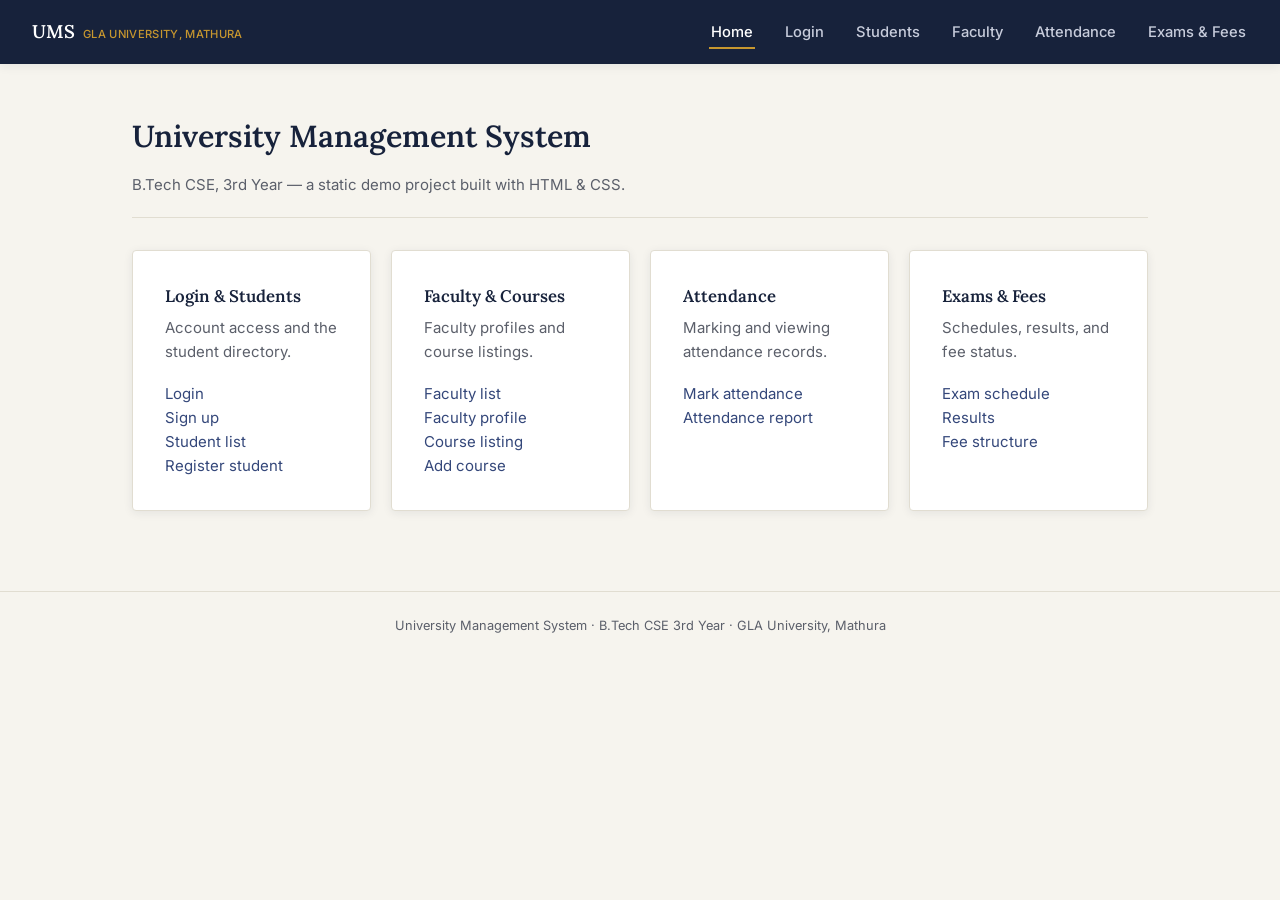
<file: index.html>
<!DOCTYPE html>
<html lang="en">
<head>
<meta charset="UTF-8">
<meta name="viewport" content="width=device-width, initial-scale=1.0">
<title>UMS | GLA University, Mathura</title>
<link rel="stylesheet" href="style.css">
</head>
<body>

<nav class="navbar">
  <div class="brand">UMS <span>GLA UNIVERSITY, MATHURA</span></div>
  <ul>
    <li><a href="index.html" class="active">Home</a></li>
    <li><a href="login.html">Login</a></li>
    <li><a href="student-list.html">Students</a></li>
    <li><a href="faculty-list.html">Faculty</a></li>
    <li><a href="#">Attendance</a></li>
    <li><a href="#">Exams &amp; Fees</a></li>
  </ul>
</nav>

<div class="page">
  <div class="page-header">
    <h1>University Management System</h1>
    <p>B.Tech CSE, 3rd Year &mdash; a static demo project built with HTML &amp; CSS.</p>
  </div>

  <div style="display:grid; grid-template-columns: repeat(auto-fit, minmax(220px, 1fr)); gap: 20px;">

    <div class="card">
      <h3>Login &amp; Students</h3>
      <p style="margin-bottom: 18px;">Account access and the student directory.</p>
      <p style="margin: 0;"><a href="login.html">Login</a></p>
      <p style="margin: 0;"><a href="signup.html">Sign up</a></p>
      <p style="margin: 0;"><a href="student-list.html">Student list</a></p>
      <p style="margin: 0;"><a href="student-register.html">Register student</a></p>
    </div>

    <div class="card">
      <h3>Faculty &amp; Courses</h3>
      <p style="margin-bottom: 18px;">Faculty profiles and course listings.</p>
      <p style="margin: 0;"><a href="faculty-list.html">Faculty list</a></p>
      <p style="margin: 0;"><a href="faculty-profile.html">Faculty profile</a></p>
      <p style="margin: 0;"><a href="course-list.html">Course listing</a></p>
      <p style="margin: 0;"><a href="course-add.html">Add course</a></p>
    </div>

    <div class="card">
      <h3>Attendance</h3>
      <p style="margin-bottom: 18px;">Marking and viewing attendance records.</p>
      <p style="margin: 0;"><a href="#">Mark attendance</a></p>
      <p style="margin: 0;"><a href="#">Attendance report</a></p>
    </div>

    <div class="card">
      <h3>Exams &amp; Fees</h3>
      <p style="margin-bottom: 18px;">Schedules, results, and fee status.</p>
      <p style="margin: 0;"><a href="#">Exam schedule</a></p>
      <p style="margin: 0;"><a href="#">Results</a></p>
      <p style="margin: 0;"><a href="#">Fee structure</a></p>
    </div>

  </div>
</div>

<footer>University Management System &middot; B.Tech CSE 3rd Year &middot; GLA University, Mathura</footer>

</body>
</html>
</file>
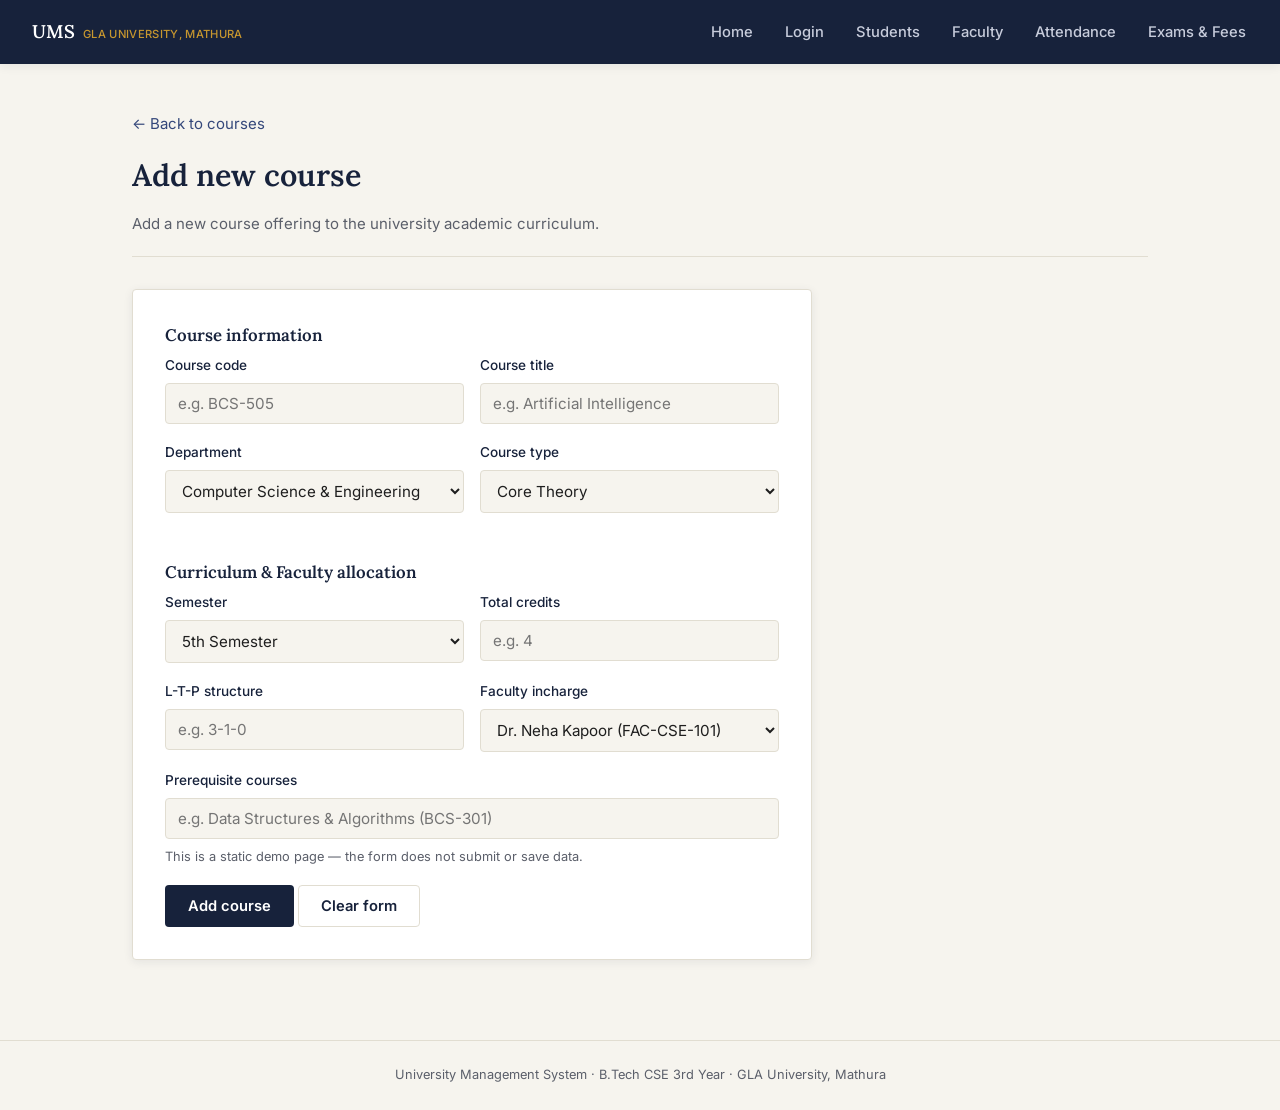
<file: add-course.html>
<!DOCTYPE html>
<html lang="en">
<head>
<meta charset="UTF-8">
<meta name="viewport" content="width=device-width, initial-scale=1.0">
<title>Add Course | UMS</title>
<link rel="stylesheet" href="style.css">
</head>
<body>

<nav class="navbar">
  <div class="brand">UMS <span>GLA UNIVERSITY, MATHURA</span></div>
  <ul>
    <li><a href="index.html">Home</a></li>
    <li><a href="login.html">Login</a></li>
    <li><a href="student-list.html">Students</a></li>
    <li><a href="faculty-list.html">Faculty</a></li>
    <li><a href="#">Attendance</a></li>
    <li><a href="#">Exams &amp; Fees</a></li>
  </ul>
</nav>

<div class="page">
  <p><a href="course-list.html">&larr; Back to courses</a></p>

  <div class="page-header">
    <h1>Add new course</h1>
    <p>Add a new course offering to the university academic curriculum.</p>
  </div>

  <div class="card" style="max-width: 680px;">
    <form>
      <h3>Course information</h3>
      <div class="field-row">
        <div class="field">
          <label for="code">Course code</label>
          <input type="text" id="code" placeholder="e.g. BCS-505">
        </div>
        <div class="field">
          <label for="title">Course title</label>
          <input type="text" id="title" placeholder="e.g. Artificial Intelligence">
        </div>
      </div>

      <div class="field-row">
        <div class="field">
          <label for="dept">Department</label>
          <select id="dept">
            <option>Computer Science &amp; Engineering</option>
            <option>Information Technology</option>
            <option>Electronics &amp; Communication</option>
            <option>Mechanical Engineering</option>
          </select>
        </div>
        <div class="field">
          <label for="type">Course type</label>
          <select id="type">
            <option>Core Theory</option>
            <option>Departmental Elective</option>
            <option>Open Elective</option>
            <option>Practical / Lab</option>
          </select>
        </div>
      </div>

      <h3 style="margin-top: 28px;">Curriculum &amp; Faculty allocation</h3>
      <div class="field-row">
        <div class="field">
          <label for="semester">Semester</label>
          <select id="semester">
            <option>1st Semester</option>
            <option>2nd Semester</option>
            <option>3rd Semester</option>
            <option>4th Semester</option>
            <option selected>5th Semester</option>
            <option>6th Semester</option>
            <option>7th Semester</option>
            <option>8th Semester</option>
          </select>
        </div>
        <div class="field">
          <label for="credits">Total credits</label>
          <input type="text" id="credits" placeholder="e.g. 4">
        </div>
      </div>

      <div class="field-row">
        <div class="field">
          <label for="ltp">L-T-P structure</label>
          <input type="text" id="ltp" placeholder="e.g. 3-1-0">
        </div>
        <div class="field">
          <label for="faculty">Faculty incharge</label>
          <select id="faculty">
            <option>Dr. Neha Kapoor (FAC-CSE-101)</option>
            <option>Prof. Rajesh Verma (FAC-CSE-102)</option>
            <option>Dr. Amit Singhal (FAC-CSE-103)</option>
            <option>Dr. Pooja Sharma (FAC-CSE-104)</option>
            <option>Prof. Vikram Dixit (FAC-CSE-105)</option>
            <option>Dr. Sunita Saxena (FAC-CSE-106)</option>
          </select>
        </div>
      </div>

      <div class="field">
        <label for="prereq">Prerequisite courses</label>
        <input type="text" id="prereq" placeholder="e.g. Data Structures & Algorithms (BCS-301)">
      </div>

      <div class="hint">This is a static demo page — the form does not submit or save data.</div>

      <button type="button" class="btn btn-primary" style="width: auto;">Add course</button>
      <button type="button" class="btn btn-outline" style="width: auto;">Clear form</button>
    </form>
  </div>
</div>

<footer>University Management System &middot; B.Tech CSE 3rd Year &middot; GLA University, Mathura</footer>

</body>
</html>
</file>
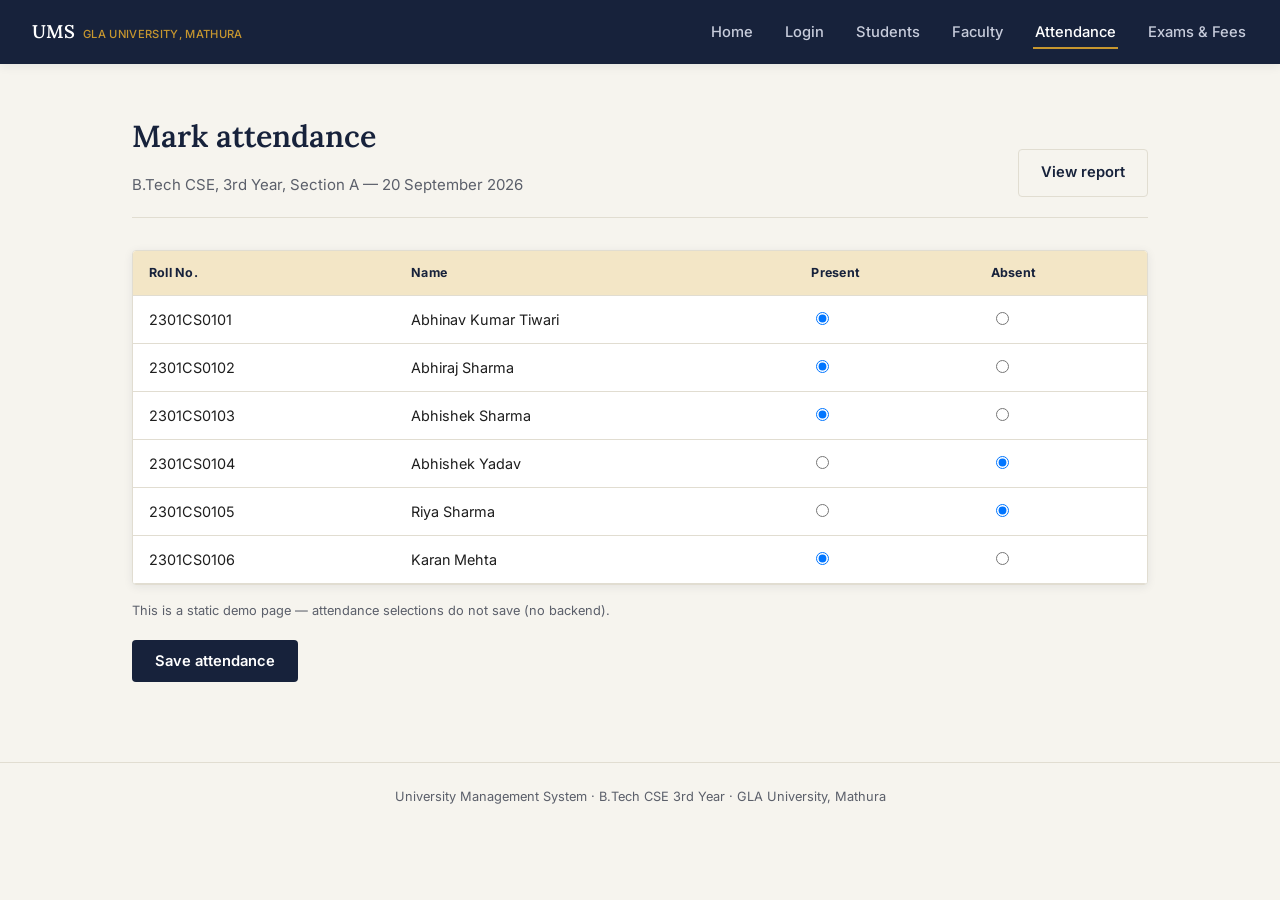
<file: attendance-mark.html>
<!DOCTYPE html>
<html lang="en">
<head>
<meta charset="UTF-8">
<meta name="viewport" content="width=device-width, initial-scale=1.0">
<title>Mark Attendance | UMS</title>
<link rel="stylesheet" href="style.css">
</head>
<body>

<nav class="navbar">
  <div class="brand">UMS <span>GLA UNIVERSITY, MATHURA</span></div>
  <ul>
    <li><a href="index.html">Home</a></li>
    <li><a href="login.html">Login</a></li>
    <li><a href="student-list.html">Students</a></li>
    <li><a href="#">Faculty</a></li>
    <li><a href="attendance-mark.html" class="active">Attendance</a></li>
    <li><a href="#">Exams &amp; Fees</a></li>
  </ul>
</nav>

<div class="page">
  <div class="page-header" style="display:flex; align-items:flex-end; justify-content:space-between; flex-wrap:wrap; gap:16px;">
    <div>
      <h1>Mark attendance</h1>
      <p>B.Tech CSE, 3rd Year, Section A &mdash; 20 September 2026</p>
    </div>
    <a href="attendance-report.html" class="btn btn-outline">View report</a>
  </div>

  <div class="card" style="padding: 0; overflow: hidden;">
    <table>
      <thead>
        <tr>
          <th>Roll No.</th>
          <th>Name</th>
          <th>Present</th>
          <th>Absent</th>
        </tr>
      </thead>
      <tbody>
        <tr>
          <td>2301CS0101</td>
          <td>Abhinav Kumar Tiwari</td>
          <td><input type="radio" name="a1" checked></td>
          <td><input type="radio" name="a1"></td>
        </tr>
        <tr>
          <td>2301CS0102</td>
          <td>Abhiraj Sharma</td>
          <td><input type="radio" name="a2" checked></td>
          <td><input type="radio" name="a2"></td>
        </tr>
        <tr>
          <td>2301CS0103</td>
          <td>Abhishek Sharma</td>
          <td><input type="radio" name="a3" checked></td>
          <td><input type="radio" name="a3"></td>
        </tr>
        <tr>
          <td>2301CS0104</td>
          <td>Abhishek Yadav</td>
          <td><input type="radio" name="a4"></td>
          <td><input type="radio" name="a4" checked></td>
        </tr>
        <tr>
          <td>2301CS0105</td>
          <td>Riya Sharma</td>
          <td><input type="radio" name="a5"></td>
          <td><input type="radio" name="a5" checked></td>
        </tr>
        <tr>
          <td>2301CS0106</td>
          <td>Karan Mehta</td>
          <td><input type="radio" name="a6" checked></td>
          <td><input type="radio" name="a6"></td>
        </tr>
      </tbody>
    </table>
  </div>

  <div class="hint" style="margin-top: 16px;">This is a static demo page &mdash; attendance selections do not save (no backend).</div>

  <button type="button" class="btn btn-primary" style="width: auto;">Save attendance</button>
</div>

<footer>University Management System &middot; B.Tech CSE 3rd Year &middot; GLA University, Mathura</footer>

</body>
</html>
</file>
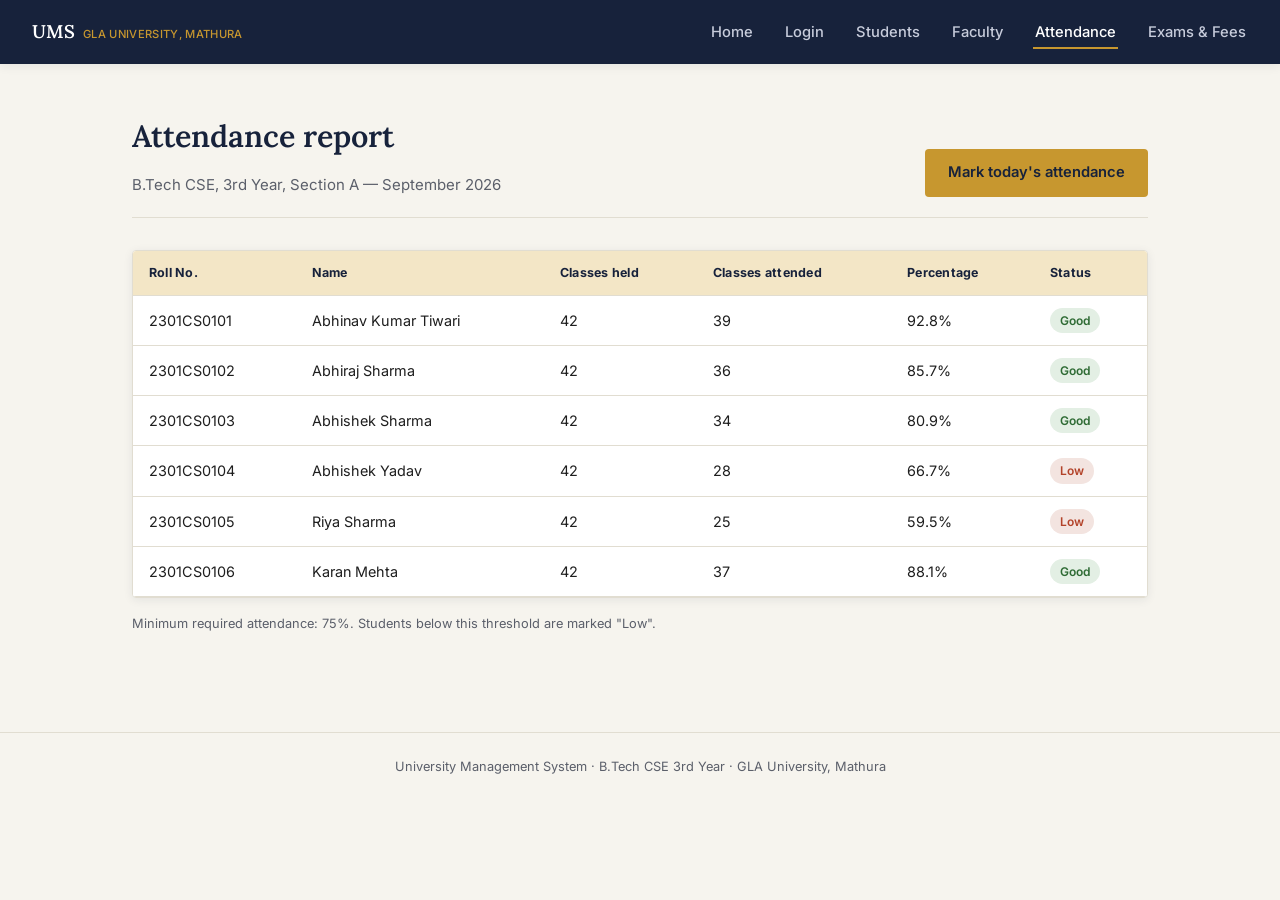
<file: attendance-report.html>
<!DOCTYPE html>
<html lang="en">
<head>
<meta charset="UTF-8">
<meta name="viewport" content="width=device-width, initial-scale=1.0">
<title>Attendance Report | UMS</title>
<link rel="stylesheet" href="style.css">
</head>
<body>

<nav class="navbar">
  <div class="brand">UMS <span>GLA UNIVERSITY, MATHURA</span></div>
  <ul>
    <li><a href="index.html">Home</a></li>
    <li><a href="login.html">Login</a></li>
    <li><a href="student-list.html">Students</a></li>
    <li><a href="#">Faculty</a></li>
    <li><a href="attendance-mark.html" class="active">Attendance</a></li>
    <li><a href="#">Exams &amp; Fees</a></li>
  </ul>
</nav>

<div class="page">
  <div class="page-header" style="display:flex; align-items:flex-end; justify-content:space-between; flex-wrap:wrap; gap:16px;">
    <div>
      <h1>Attendance report</h1>
      <p>B.Tech CSE, 3rd Year, Section A &mdash; September 2026</p>
    </div>
    <a href="attendance-mark.html" class="btn btn-gold">Mark today's attendance</a>
  </div>

  <div class="card" style="padding: 0; overflow: hidden;">
    <table>
      <thead>
        <tr>
          <th>Roll No.</th>
          <th>Name</th>
          <th>Classes held</th>
          <th>Classes attended</th>
          <th>Percentage</th>
          <th>Status</th>
        </tr>
      </thead>
      <tbody>
        <tr>
          <td>2301CS0101</td>
          <td>Abhinav Kumar Tiwari</td>
          <td>42</td>
          <td>39</td>
          <td>92.8%</td>
          <td><span class="badge badge-active">Good</span></td>
        </tr>
        <tr>
          <td>2301CS0102</td>
          <td>Abhiraj Sharma</td>
          <td>42</td>
          <td>36</td>
          <td>85.7%</td>
          <td><span class="badge badge-active">Good</span></td>
        </tr>
        <tr>
          <td>2301CS0103</td>
          <td>Abhishek Sharma</td>
          <td>42</td>
          <td>34</td>
          <td>80.9%</td>
          <td><span class="badge badge-active">Good</span></td>
        </tr>
        <tr>
          <td>2301CS0104</td>
          <td>Abhishek Yadav</td>
          <td>42</td>
          <td>28</td>
          <td>66.7%</td>
          <td><span class="badge badge-inactive">Low</span></td>
        </tr>
        <tr>
          <td>2301CS0105</td>
          <td>Riya Sharma</td>
          <td>42</td>
          <td>25</td>
          <td>59.5%</td>
          <td><span class="badge badge-inactive">Low</span></td>
        </tr>
        <tr>
          <td>2301CS0106</td>
          <td>Karan Mehta</td>
          <td>42</td>
          <td>37</td>
          <td>88.1%</td>
          <td><span class="badge badge-active">Good</span></td>
        </tr>
      </tbody>
    </table>
  </div>

  <div class="hint" style="margin-top: 16px;">Minimum required attendance: 75%. Students below this threshold are marked "Low".</div>
</div>

<footer>University Management System &middot; B.Tech CSE 3rd Year &middot; GLA University, Mathura</footer>

</body>
</html>
</file>
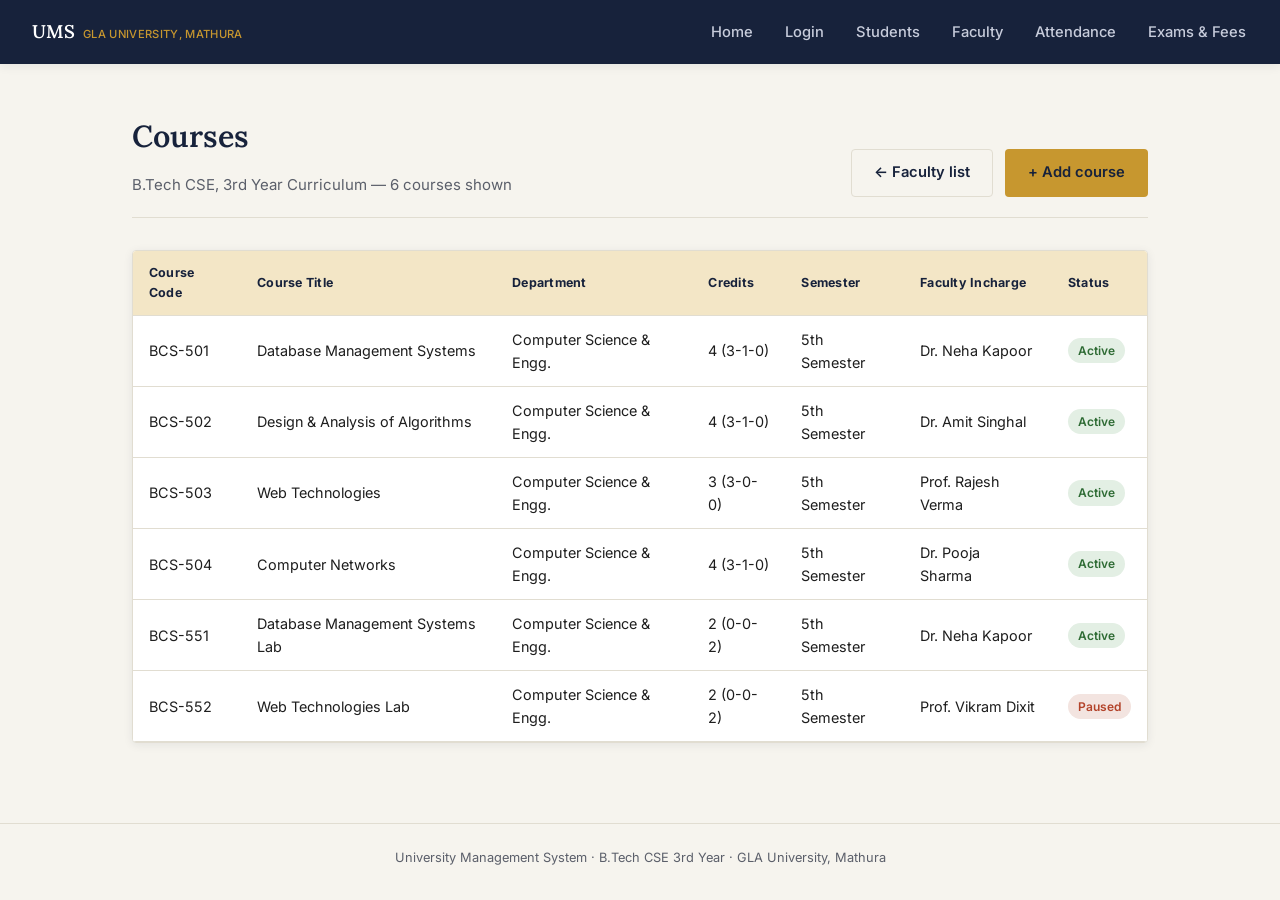
<file: course-list.html>
<!DOCTYPE html>
<html lang="en">
<head>
<meta charset="UTF-8">
<meta name="viewport" content="width=device-width, initial-scale=1.0">
<title>Course List | UMS</title>
<link rel="stylesheet" href="style.css">
</head>
<body>

<nav class="navbar">
  <div class="brand">UMS <span>GLA UNIVERSITY, MATHURA</span></div>
  <ul>
    <li><a href="index.html">Home</a></li>
    <li><a href="login.html">Login</a></li>
    <li><a href="student-list.html">Students</a></li>
    <li><a href="faculty-list.html">Faculty</a></li>
    <li><a href="#">Attendance</a></li>
    <li><a href="#">Exams &amp; Fees</a></li>
  </ul>
</nav>

<div class="page">
  <div class="page-header" style="display:flex; align-items:flex-end; justify-content:space-between; flex-wrap:wrap; gap:16px;">
    <div>
      <h1>Courses</h1>
      <p>B.Tech CSE, 3rd Year Curriculum &mdash; 6 courses shown</p>
    </div>
    <div style="display:flex; gap:12px; align-items:center;">
      <a href="faculty-list.html" class="btn btn-outline">&larr; Faculty list</a>
      <a href="course-add.html" class="btn btn-gold">+ Add course</a>
    </div>
  </div>

  <div class="card" style="padding: 0; overflow: hidden;">
    <table>
      <thead>
        <tr>
          <th>Course Code</th>
          <th>Course Title</th>
          <th>Department</th>
          <th>Credits</th>
          <th>Semester</th>
          <th>Faculty Incharge</th>
          <th>Status</th>
        </tr>
      </thead>
      <tbody>
        <tr>
          <td>BCS-501</td>
          <td>Database Management Systems</td>
          <td>Computer Science &amp; Engg.</td>
          <td>4 (3-1-0)</td>
          <td>5th Semester</td>
          <td>Dr. Neha Kapoor</td>
          <td><span class="badge badge-active">Active</span></td>
        </tr>
        <tr>
          <td>BCS-502</td>
          <td>Design &amp; Analysis of Algorithms</td>
          <td>Computer Science &amp; Engg.</td>
          <td>4 (3-1-0)</td>
          <td>5th Semester</td>
          <td>Dr. Amit Singhal</td>
          <td><span class="badge badge-active">Active</span></td>
        </tr>
        <tr>
          <td>BCS-503</td>
          <td>Web Technologies</td>
          <td>Computer Science &amp; Engg.</td>
          <td>3 (3-0-0)</td>
          <td>5th Semester</td>
          <td>Prof. Rajesh Verma</td>
          <td><span class="badge badge-active">Active</span></td>
        </tr>
        <tr>
          <td>BCS-504</td>
          <td>Computer Networks</td>
          <td>Computer Science &amp; Engg.</td>
          <td>4 (3-1-0)</td>
          <td>5th Semester</td>
          <td>Dr. Pooja Sharma</td>
          <td><span class="badge badge-active">Active</span></td>
        </tr>
        <tr>
          <td>BCS-551</td>
          <td>Database Management Systems Lab</td>
          <td>Computer Science &amp; Engg.</td>
          <td>2 (0-0-2)</td>
          <td>5th Semester</td>
          <td>Dr. Neha Kapoor</td>
          <td><span class="badge badge-active">Active</span></td>
        </tr>
        <tr>
          <td>BCS-552</td>
          <td>Web Technologies Lab</td>
          <td>Computer Science &amp; Engg.</td>
          <td>2 (0-0-2)</td>
          <td>5th Semester</td>
          <td>Prof. Vikram Dixit</td>
          <td><span class="badge badge-inactive">Paused</span></td>
        </tr>
      </tbody>
    </table>
  </div>
</div>

<footer>University Management System &middot; B.Tech CSE 3rd Year &middot; GLA University, Mathura</footer>

</body>
</html>
</file>
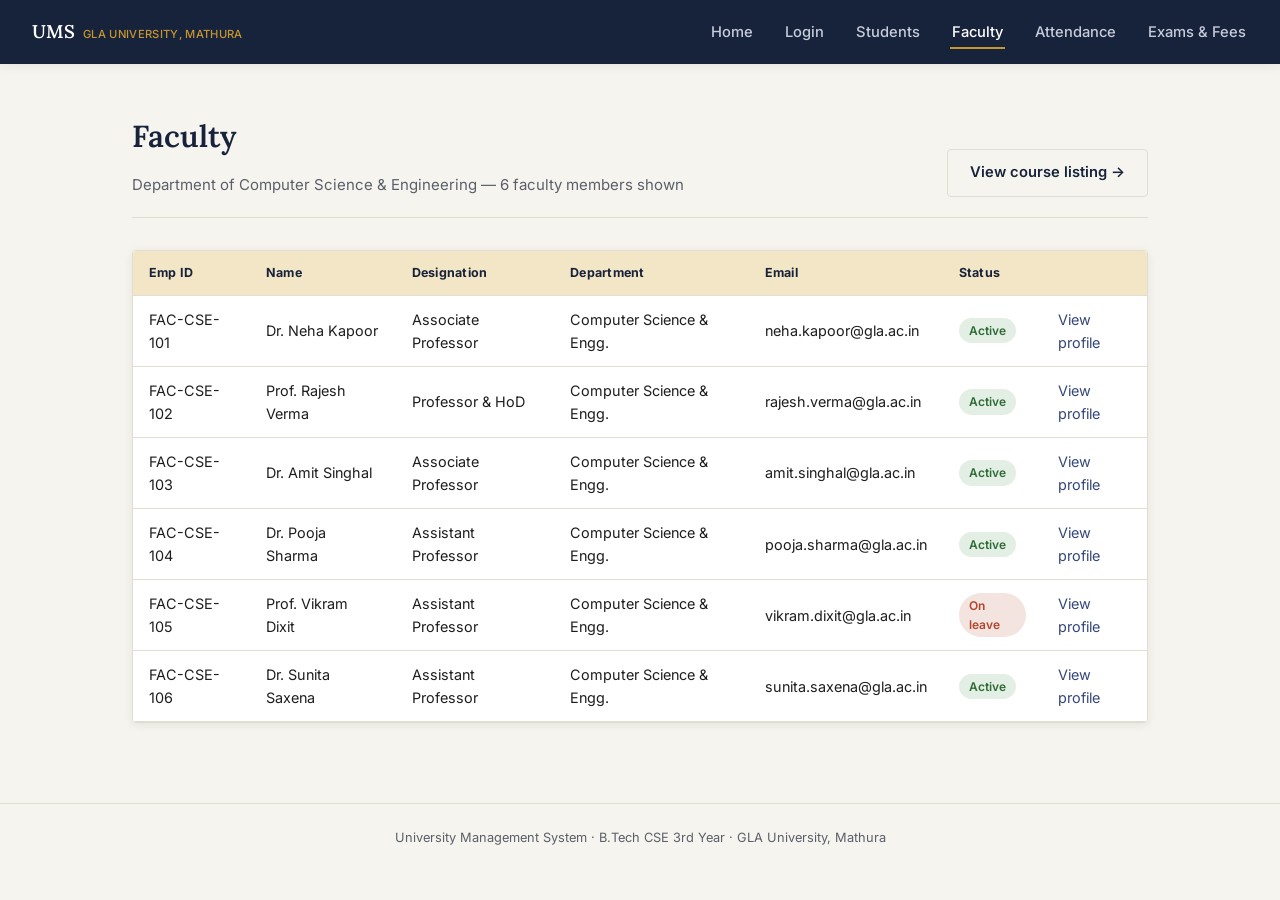
<file: faculty-list.html>
<!DOCTYPE html>
<html lang="en">
<head>
<meta charset="UTF-8">
<meta name="viewport" content="width=device-width, initial-scale=1.0">
<title>Faculty List | UMS</title>
<link rel="stylesheet" href="style.css">
</head>
<body>

<nav class="navbar">
  <div class="brand">UMS <span>GLA UNIVERSITY, MATHURA</span></div>
  <ul>
    <li><a href="index.html">Home</a></li>
    <li><a href="login.html">Login</a></li>
    <li><a href="student-list.html">Students</a></li>
    <li><a href="faculty-list.html" class="active">Faculty</a></li>
    <li><a href="#">Attendance</a></li>
    <li><a href="#">Exams &amp; Fees</a></li>
  </ul>
</nav>

<div class="page">
  <div class="page-header" style="display:flex; align-items:flex-end; justify-content:space-between; flex-wrap:wrap; gap:16px;">
    <div>
      <h1>Faculty</h1>
      <p>Department of Computer Science &amp; Engineering &mdash; 6 faculty members shown</p>
    </div>
    <a href="course-list.html" class="btn btn-outline">View course listing &rarr;</a>
  </div>

  <div class="card" style="padding: 0; overflow: hidden;">
    <table>
      <thead>
        <tr>
          <th>Emp ID</th>
          <th>Name</th>
          <th>Designation</th>
          <th>Department</th>
          <th>Email</th>
          <th>Status</th>
          <th></th>
        </tr>
      </thead>
      <tbody>
        <tr>
          <td>FAC-CSE-101</td>
          <td>Dr. Neha Kapoor</td>
          <td>Associate Professor</td>
          <td>Computer Science &amp; Engg.</td>
          <td>neha.kapoor@gla.ac.in</td>
          <td><span class="badge badge-active">Active</span></td>
          <td><a href="faculty-profile.html">View profile</a></td>
        </tr>
        <tr>
          <td>FAC-CSE-102</td>
          <td>Prof. Rajesh Verma</td>
          <td>Professor &amp; HoD</td>
          <td>Computer Science &amp; Engg.</td>
          <td>rajesh.verma@gla.ac.in</td>
          <td><span class="badge badge-active">Active</span></td>
          <td><a href="faculty-profile.html">View profile</a></td>
        </tr>
        <tr>
          <td>FAC-CSE-103</td>
          <td>Dr. Amit Singhal</td>
          <td>Associate Professor</td>
          <td>Computer Science &amp; Engg.</td>
          <td>amit.singhal@gla.ac.in</td>
          <td><span class="badge badge-active">Active</span></td>
          <td><a href="faculty-profile.html">View profile</a></td>
        </tr>
        <tr>
          <td>FAC-CSE-104</td>
          <td>Dr. Pooja Sharma</td>
          <td>Assistant Professor</td>
          <td>Computer Science &amp; Engg.</td>
          <td>pooja.sharma@gla.ac.in</td>
          <td><span class="badge badge-active">Active</span></td>
          <td><a href="faculty-profile.html">View profile</a></td>
        </tr>
        <tr>
          <td>FAC-CSE-105</td>
          <td>Prof. Vikram Dixit</td>
          <td>Assistant Professor</td>
          <td>Computer Science &amp; Engg.</td>
          <td>vikram.dixit@gla.ac.in</td>
          <td><span class="badge badge-inactive">On leave</span></td>
          <td><a href="faculty-profile.html">View profile</a></td>
        </tr>
        <tr>
          <td>FAC-CSE-106</td>
          <td>Dr. Sunita Saxena</td>
          <td>Assistant Professor</td>
          <td>Computer Science &amp; Engg.</td>
          <td>sunita.saxena@gla.ac.in</td>
          <td><span class="badge badge-active">Active</span></td>
          <td><a href="faculty-profile.html">View profile</a></td>
        </tr>
      </tbody>
    </table>
  </div>
</div>

<footer>University Management System &middot; B.Tech CSE 3rd Year &middot; GLA University, Mathura</footer>

</body>
</html>
</file>
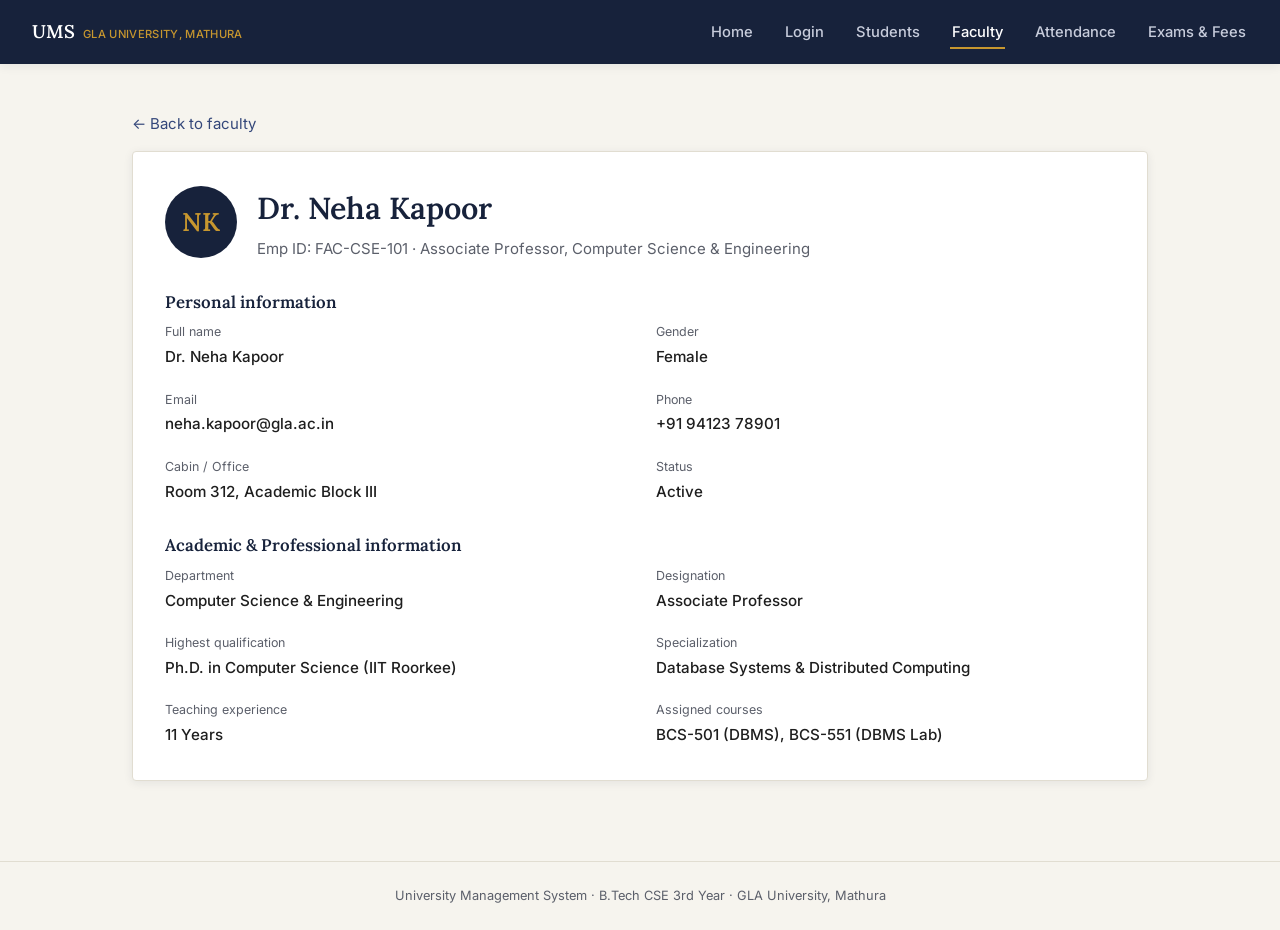
<file: faculty-profile.html>
<!DOCTYPE html>
<html lang="en">
<head>
<meta charset="UTF-8">
<meta name="viewport" content="width=device-width, initial-scale=1.0">
<title>Faculty Profile | UMS</title>
<link rel="stylesheet" href="style.css">
</head>
<body>

<nav class="navbar">
  <div class="brand">UMS <span>GLA UNIVERSITY, MATHURA</span></div>
  <ul>
    <li><a href="index.html">Home</a></li>
    <li><a href="login.html">Login</a></li>
    <li><a href="student-list.html">Students</a></li>
    <li><a href="faculty-list.html" class="active">Faculty</a></li>
    <li><a href="#">Attendance</a></li>
    <li><a href="#">Exams &amp; Fees</a></li>
  </ul>
</nav>

<div class="page">
  <p><a href="faculty-list.html">&larr; Back to faculty</a></p>

  <div class="card">
    <div class="profile-head">
      <div class="avatar">NK</div>
      <div>
        <h1 style="margin-bottom: 4px;">Dr. Neha Kapoor</h1>
        <p style="margin: 0;">Emp ID: FAC-CSE-101 &middot; Associate Professor, Computer Science &amp; Engineering</p>
      </div>
    </div>

    <h3>Personal information</h3>
    <div class="detail-grid" style="margin-bottom: 28px;">
      <div class="item"><span>Full name</span><strong>Dr. Neha Kapoor</strong></div>
      <div class="item"><span>Gender</span><strong>Female</strong></div>
      <div class="item"><span>Email</span><strong>neha.kapoor@gla.ac.in</strong></div>
      <div class="item"><span>Phone</span><strong>+91 94123 78901</strong></div>
      <div class="item"><span>Cabin / Office</span><strong>Room 312, Academic Block III</strong></div>
      <div class="item"><span>Status</span><strong>Active</strong></div>
    </div>

    <h3>Academic &amp; Professional information</h3>
    <div class="detail-grid">
      <div class="item"><span>Department</span><strong>Computer Science &amp; Engineering</strong></div>
      <div class="item"><span>Designation</span><strong>Associate Professor</strong></div>
      <div class="item"><span>Highest qualification</span><strong>Ph.D. in Computer Science (IIT Roorkee)</strong></div>
      <div class="item"><span>Specialization</span><strong>Database Systems &amp; Distributed Computing</strong></div>
      <div class="item"><span>Teaching experience</span><strong>11 Years</strong></div>
      <div class="item"><span>Assigned courses</span><strong>BCS-501 (DBMS), BCS-551 (DBMS Lab)</strong></div>
    </div>
  </div>
</div>

<footer>University Management System &middot; B.Tech CSE 3rd Year &middot; GLA University, Mathura</footer>

</body>
</html>
</file>
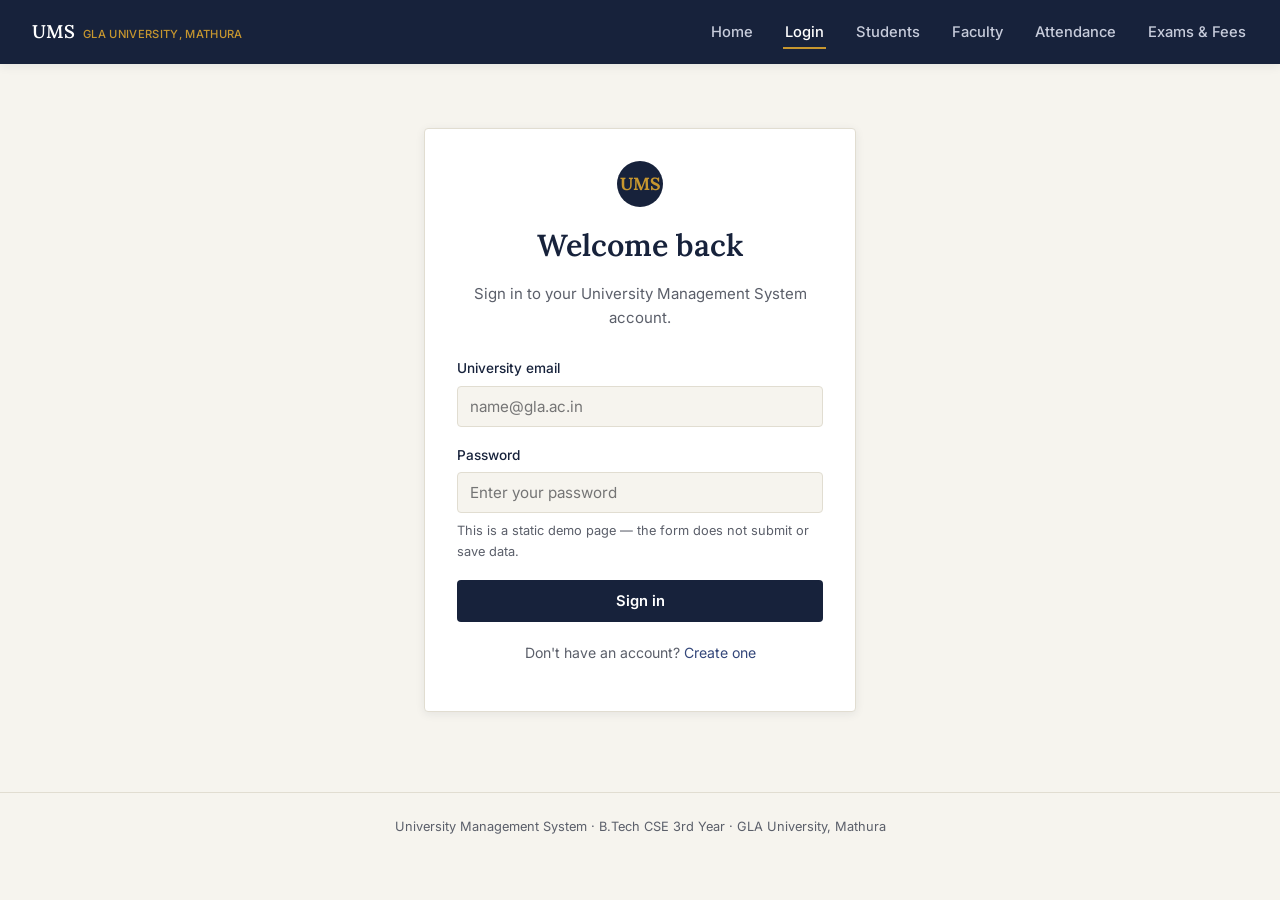
<file: login.html>
<!DOCTYPE html>
<html lang="en">
<head>
<meta charset="UTF-8">
<meta name="viewport" content="width=device-width, initial-scale=1.0">
<title>Login | UMS — GLA University</title>
<link rel="stylesheet" href="style.css">
</head>
<body>

<nav class="navbar">
  <div class="brand">UMS <span>GLA UNIVERSITY, MATHURA</span></div>
  <ul>
    <li><a href="index.html">Home</a></li>
    <li><a href="login.html" class="active">Login</a></li>
    <li><a href="student-list.html">Students</a></li>
    <li><a href="#">Faculty</a></li>
    <li><a href="#">Attendance</a></li>
    <li><a href="#">Exams &amp; Fees</a></li>
  </ul>
</nav>

<div class="page-narrow">
  <div class="card">
    <div class="auth-head">
      <div class="crest">UMS</div>
      <h1>Welcome back</h1>
      <p>Sign in to your University Management System account.</p>
    </div>

    <form>
      <div class="field">
        <label for="email">University email</label>
        <input type="email" id="email" placeholder="name@gla.ac.in">
      </div>

      <div class="field">
        <label for="password">Password</label>
        <input type="password" id="password" placeholder="Enter your password">
      </div>

      <div class="hint">This is a static demo page — the form does not submit or save data.</div>

      <button type="button" class="btn btn-primary">Sign in</button>
    </form>

    <p class="auth-switch">Don't have an account? <a href="signup.html">Create one</a></p>
  </div>
</div>

<footer>University Management System &middot; B.Tech CSE 3rd Year &middot; GLA University, Mathura</footer>

</body>
</html>
</file>
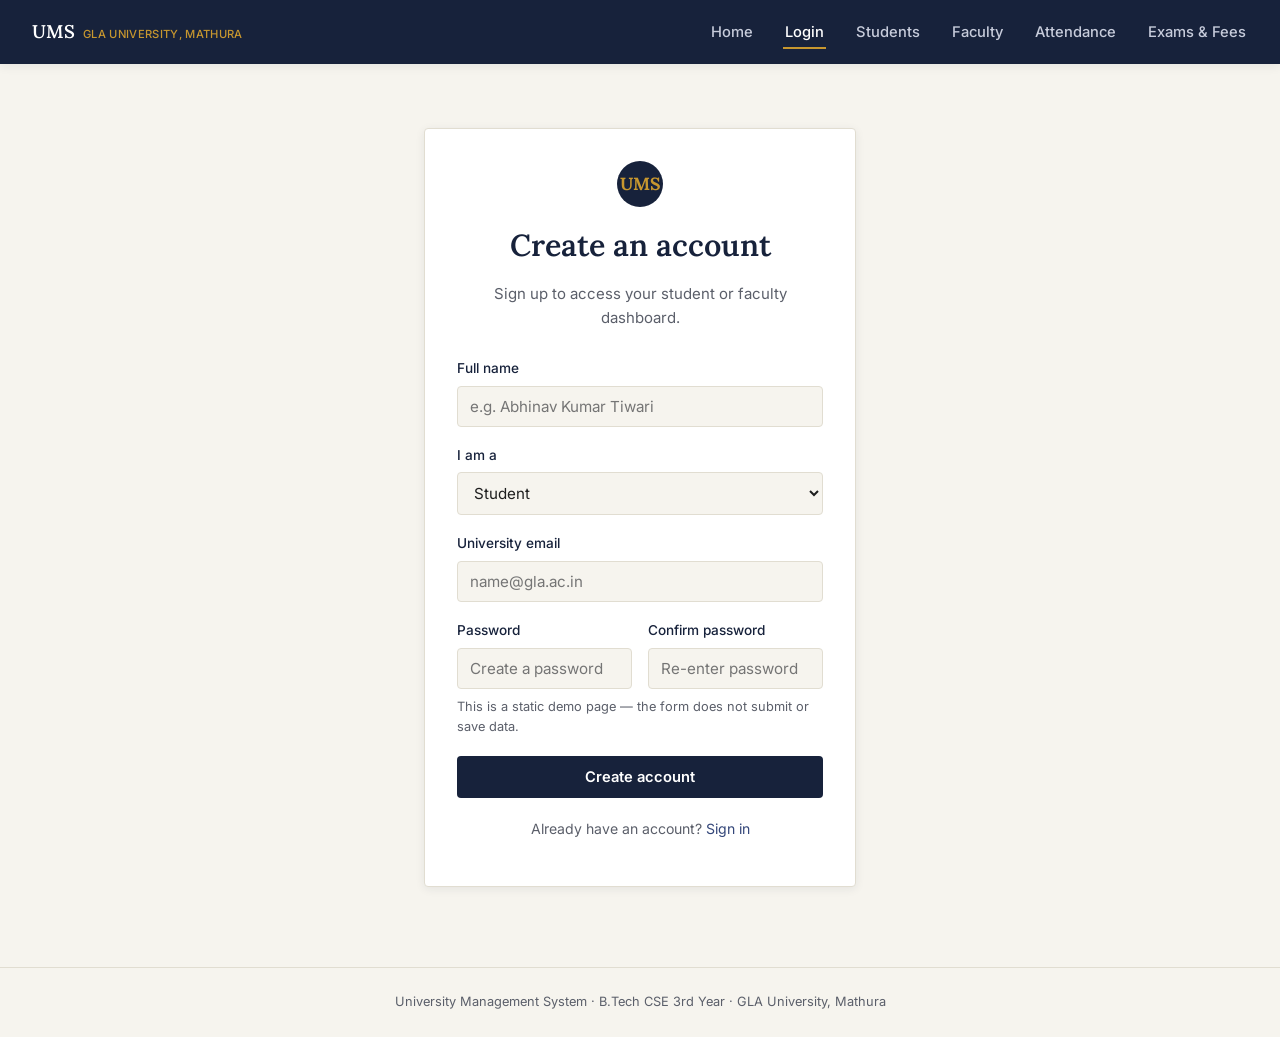
<file: signup.html>
<!DOCTYPE html>
<html lang="en">
<head>
<meta charset="UTF-8">
<meta name="viewport" content="width=device-width, initial-scale=1.0">
<title>Sign Up | UMS — GLA University</title>
<link rel="stylesheet" href="style.css">
</head>
<body>

<nav class="navbar">
  <div class="brand">UMS <span>GLA UNIVERSITY, MATHURA</span></div>
  <ul>
    <li><a href="index.html">Home</a></li>
    <li><a href="login.html" class="active">Login</a></li>
    <li><a href="student-list.html">Students</a></li>
    <li><a href="#">Faculty</a></li>
    <li><a href="#">Attendance</a></li>
    <li><a href="#">Exams &amp; Fees</a></li>
  </ul>
</nav>

<div class="page-narrow">
  <div class="card">
    <div class="auth-head">
      <div class="crest">UMS</div>
      <h1>Create an account</h1>
      <p>Sign up to access your student or faculty dashboard.</p>
    </div>

    <form>
      <div class="field">
        <label for="name">Full name</label>
        <input type="text" id="name" placeholder="e.g. Abhinav Kumar Tiwari">
      </div>

      <div class="field">
        <label for="role">I am a</label>
        <select id="role">
          <option>Student</option>
          <option>Faculty</option>
        </select>
      </div>

      <div class="field">
        <label for="email">University email</label>
        <input type="email" id="email" placeholder="name@gla.ac.in">
      </div>

      <div class="field-row">
        <div class="field">
          <label for="password">Password</label>
          <input type="password" id="password" placeholder="Create a password">
        </div>
        <div class="field">
          <label for="confirm">Confirm password</label>
          <input type="password" id="confirm" placeholder="Re-enter password">
        </div>
      </div>

      <div class="hint">This is a static demo page — the form does not submit or save data.</div>

      <button type="button" class="btn btn-primary">Create account</button>
    </form>

    <p class="auth-switch">Already have an account? <a href="login.html">Sign in</a></p>
  </div>
</div>

<footer>University Management System &middot; B.Tech CSE 3rd Year &middot; GLA University, Mathura</footer>

</body>
</html>
</file>
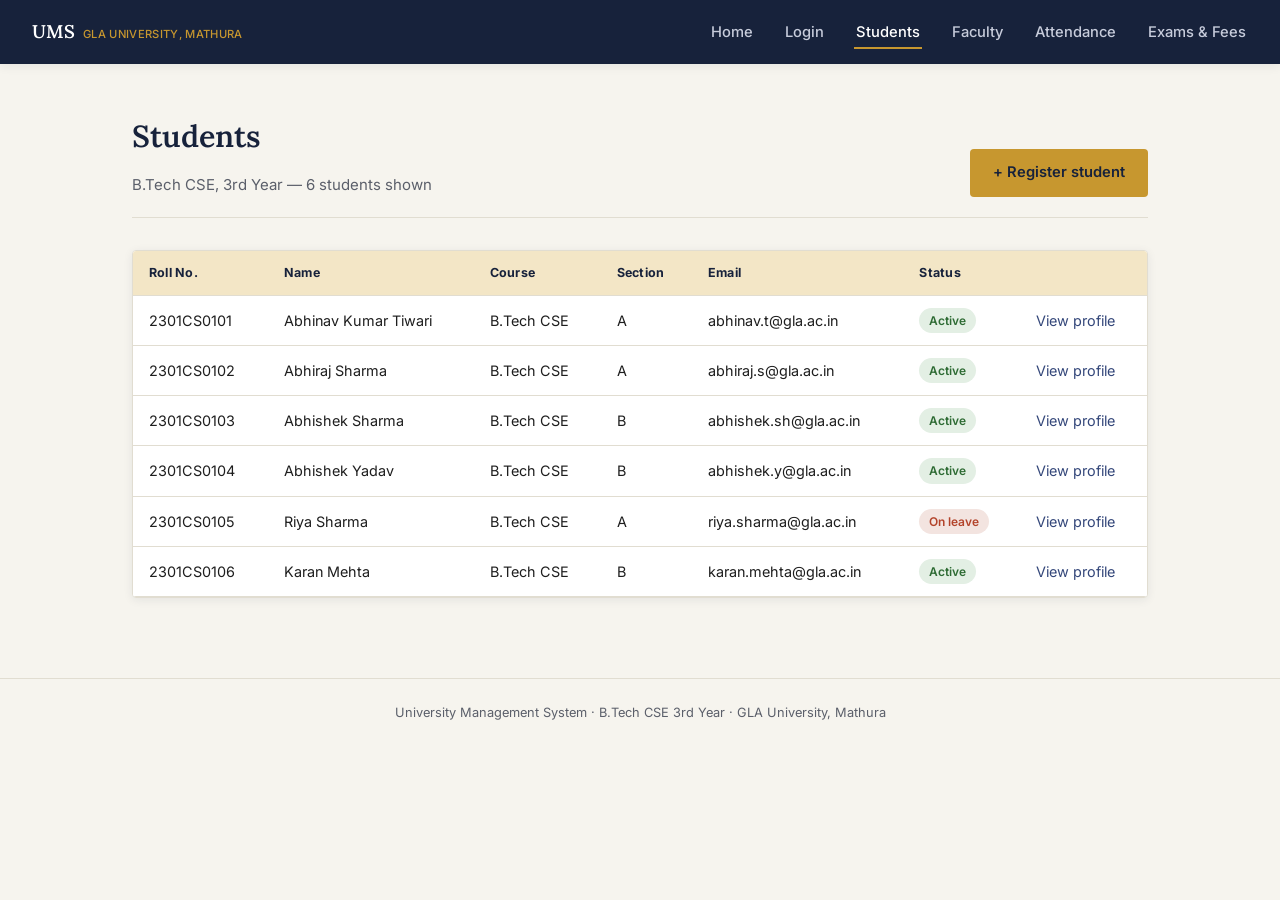
<file: student-list.html>
<!DOCTYPE html>
<html lang="en">
<head>
<meta charset="UTF-8">
<meta name="viewport" content="width=device-width, initial-scale=1.0">
<title>Student List | UMS</title>
<link rel="stylesheet" href="style.css">
</head>
<body>

<nav class="navbar">
  <div class="brand">UMS <span>GLA UNIVERSITY, MATHURA</span></div>
  <ul>
    <li><a href="index.html">Home</a></li>
    <li><a href="login.html">Login</a></li>
    <li><a href="student-list.html" class="active">Students</a></li>
    <li><a href="#">Faculty</a></li>
    <li><a href="#">Attendance</a></li>
    <li><a href="#">Exams &amp; Fees</a></li>
  </ul>
</nav>

<div class="page">
  <div class="page-header" style="display:flex; align-items:flex-end; justify-content:space-between; flex-wrap:wrap; gap:16px;">
    <div>
      <h1>Students</h1>
      <p>B.Tech CSE, 3rd Year &mdash; 6 students shown</p>
    </div>
    <a href="student-register.html" class="btn btn-gold">+ Register student</a>
  </div>

  <div class="card" style="padding: 0; overflow: hidden;">
    <table>
      <thead>
        <tr>
          <th>Roll No.</th>
          <th>Name</th>
          <th>Course</th>
          <th>Section</th>
          <th>Email</th>
          <th>Status</th>
          <th></th>
        </tr>
      </thead>
      <tbody>
        <tr>
          <td>2301CS0101</td>
          <td>Abhinav Kumar Tiwari</td>
          <td>B.Tech CSE</td>
          <td>A</td>
          <td>abhinav.t@gla.ac.in</td>
          <td><span class="badge badge-active">Active</span></td>
          <td><a href="student-profile.html">View profile</a></td>
        </tr>
        <tr>
          <td>2301CS0102</td>
          <td>Abhiraj Sharma</td>
          <td>B.Tech CSE</td>
          <td>A</td>
          <td>abhiraj.s@gla.ac.in</td>
          <td><span class="badge badge-active">Active</span></td>
          <td><a href="student-profile.html">View profile</a></td>
        </tr>
        <tr>
          <td>2301CS0103</td>
          <td>Abhishek Sharma</td>
          <td>B.Tech CSE</td>
          <td>B</td>
          <td>abhishek.sh@gla.ac.in</td>
          <td><span class="badge badge-active">Active</span></td>
          <td><a href="student-profile.html">View profile</a></td>
        </tr>
        <tr>
          <td>2301CS0104</td>
          <td>Abhishek Yadav</td>
          <td>B.Tech CSE</td>
          <td>B</td>
          <td>abhishek.y@gla.ac.in</td>
          <td><span class="badge badge-active">Active</span></td>
          <td><a href="student-profile.html">View profile</a></td>
        </tr>
        <tr>
          <td>2301CS0105</td>
          <td>Riya Sharma</td>
          <td>B.Tech CSE</td>
          <td>A</td>
          <td>riya.sharma@gla.ac.in</td>
          <td><span class="badge badge-inactive">On leave</span></td>
          <td><a href="student-profile.html">View profile</a></td>
        </tr>
        <tr>
          <td>2301CS0106</td>
          <td>Karan Mehta</td>
          <td>B.Tech CSE</td>
          <td>B</td>
          <td>karan.mehta@gla.ac.in</td>
          <td><span class="badge badge-active">Active</span></td>
          <td><a href="student-profile.html">View profile</a></td>
        </tr>
      </tbody>
    </table>
  </div>
</div>

<footer>University Management System &middot; B.Tech CSE 3rd Year &middot; GLA University, Mathura</footer>

</body>
</html>
</file>
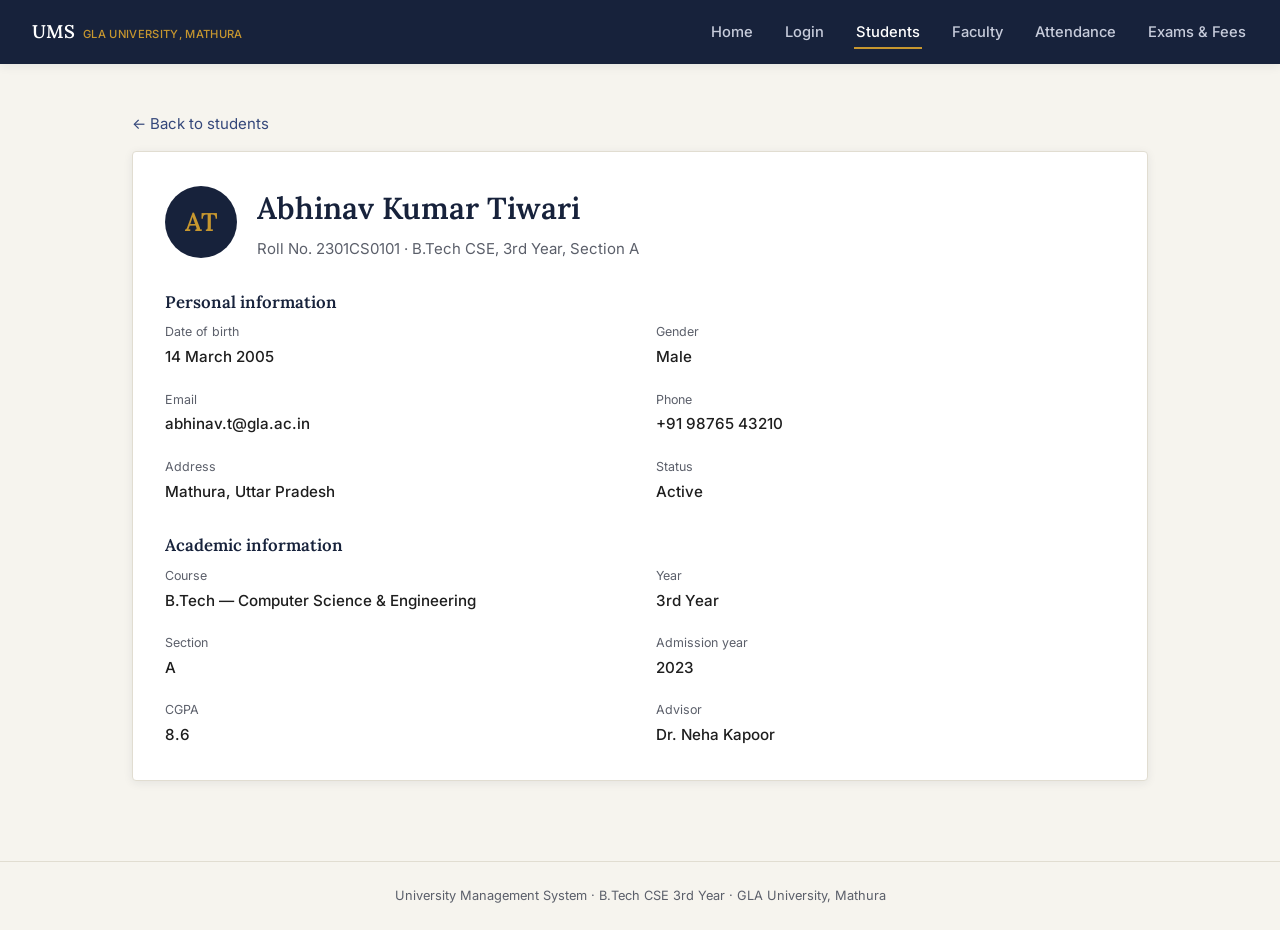
<file: student-profile.html>
<!DOCTYPE html>
<html lang="en">
<head>
<meta charset="UTF-8">
<meta name="viewport" content="width=device-width, initial-scale=1.0">
<title>Student Profile | UMS</title>
<link rel="stylesheet" href="style.css">
</head>
<body>

<nav class="navbar">
  <div class="brand">UMS <span>GLA UNIVERSITY, MATHURA</span></div>
  <ul>
    <li><a href="index.html">Home</a></li>
    <li><a href="login.html">Login</a></li>
    <li><a href="student-list.html" class="active">Students</a></li>
    <li><a href="#">Faculty</a></li>
    <li><a href="#">Attendance</a></li>
    <li><a href="#">Exams &amp; Fees</a></li>
  </ul>
</nav>

<div class="page">
  <p><a href="student-list.html">&larr; Back to students</a></p>

  <div class="card">
    <div class="profile-head">
      <div class="avatar">AT</div>
      <div>
        <h1 style="margin-bottom: 4px;">Abhinav Kumar Tiwari</h1>
        <p style="margin: 0;">Roll No. 2301CS0101 &middot; B.Tech CSE, 3rd Year, Section A</p>
      </div>
    </div>

    <h3>Personal information</h3>
    <div class="detail-grid" style="margin-bottom: 28px;">
      <div class="item"><span>Date of birth</span><strong>14 March 2005</strong></div>
      <div class="item"><span>Gender</span><strong>Male</strong></div>
      <div class="item"><span>Email</span><strong>abhinav.t@gla.ac.in</strong></div>
      <div class="item"><span>Phone</span><strong>+91 98765 43210</strong></div>
      <div class="item"><span>Address</span><strong>Mathura, Uttar Pradesh</strong></div>
      <div class="item"><span>Status</span><strong>Active</strong></div>
    </div>

    <h3>Academic information</h3>
    <div class="detail-grid">
      <div class="item"><span>Course</span><strong>B.Tech &mdash; Computer Science &amp; Engineering</strong></div>
      <div class="item"><span>Year</span><strong>3rd Year</strong></div>
      <div class="item"><span>Section</span><strong>A</strong></div>
      <div class="item"><span>Admission year</span><strong>2023</strong></div>
      <div class="item"><span>CGPA</span><strong>8.6</strong></div>
      <div class="item"><span>Advisor</span><strong>Dr. Neha Kapoor</strong></div>
    </div>
  </div>
</div>

<footer>University Management System &middot; B.Tech CSE 3rd Year &middot; GLA University, Mathura</footer>

</body>
</html>
</file>
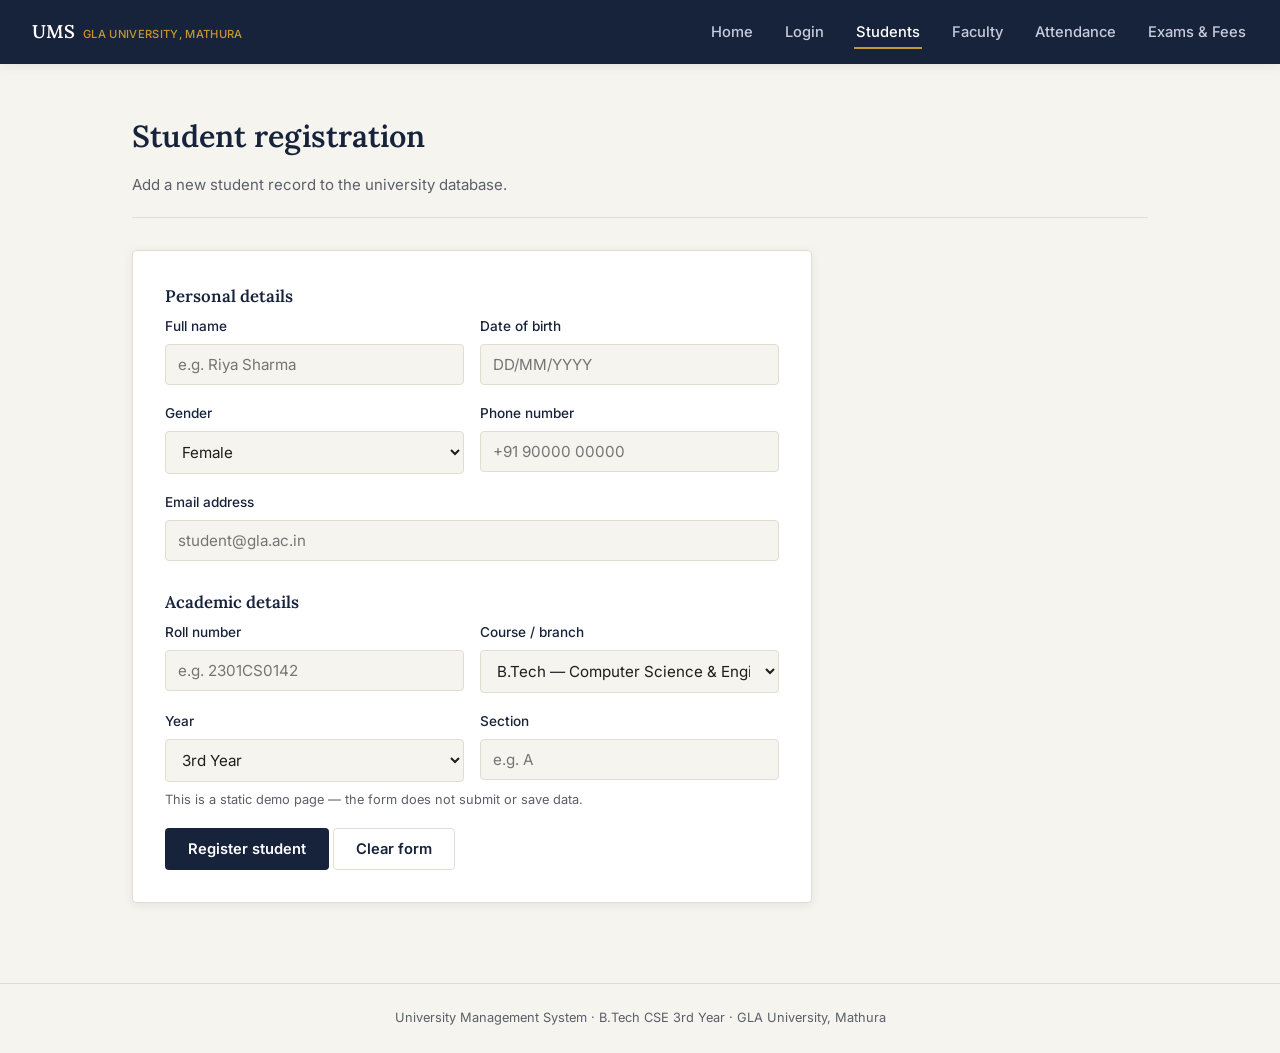
<file: student-register.html>
<!DOCTYPE html>
<html lang="en">
<head>
<meta charset="UTF-8">
<meta name="viewport" content="width=device-width, initial-scale=1.0">
<title>Student Registration | UMS</title>
<link rel="stylesheet" href="style.css">
</head>
<body>

<nav class="navbar">
  <div class="brand">UMS <span>GLA UNIVERSITY, MATHURA</span></div>
  <ul>
    <li><a href="index.html">Home</a></li>
    <li><a href="login.html">Login</a></li>
    <li><a href="student-list.html" class="active">Students</a></li>
    <li><a href="#">Faculty</a></li>
    <li><a href="#">Attendance</a></li>
    <li><a href="#">Exams &amp; Fees</a></li>
  </ul>
</nav>

<div class="page">
  <div class="page-header">
    <h1>Student registration</h1>
    <p>Add a new student record to the university database.</p>
  </div>

  <div class="card" style="max-width: 680px;">
    <form>
      <h3>Personal details</h3>
      <div class="field-row">
        <div class="field">
          <label for="fname">Full name</label>
          <input type="text" id="fname" placeholder="e.g. Riya Sharma">
        </div>
        <div class="field">
          <label for="dob">Date of birth</label>
          <input type="text" id="dob" placeholder="DD/MM/YYYY">
        </div>
      </div>

      <div class="field-row">
        <div class="field">
          <label for="gender">Gender</label>
          <select id="gender">
            <option>Female</option>
            <option>Male</option>
            <option>Other</option>
          </select>
        </div>
        <div class="field">
          <label for="phone">Phone number</label>
          <input type="text" id="phone" placeholder="+91 90000 00000">
        </div>
      </div>

      <div class="field">
        <label for="email">Email address</label>
        <input type="email" id="email" placeholder="student@gla.ac.in">
      </div>

      <h3 style="margin-top: 28px;">Academic details</h3>
      <div class="field-row">
        <div class="field">
          <label for="roll">Roll number</label>
          <input type="text" id="roll" placeholder="e.g. 2301CS0142">
        </div>
        <div class="field">
          <label for="course">Course / branch</label>
          <select id="course">
            <option>B.Tech — Computer Science &amp; Engineering</option>
            <option>B.Tech — Information Technology</option>
            <option>B.Tech — Electronics &amp; Communication</option>
            <option>BCA</option>
          </select>
        </div>
      </div>

      <div class="field-row">
        <div class="field">
          <label for="year">Year</label>
          <select id="year">
            <option>1st Year</option>
            <option>2nd Year</option>
            <option selected>3rd Year</option>
            <option>4th Year</option>
          </select>
        </div>
        <div class="field">
          <label for="section">Section</label>
          <input type="text" id="section" placeholder="e.g. A">
        </div>
      </div>

      <div class="hint">This is a static demo page — the form does not submit or save data.</div>

      <button type="button" class="btn btn-primary" style="width: auto;">Register student</button>
      <button type="button" class="btn btn-outline" style="width: auto;">Clear form</button>
    </form>
  </div>
</div>

<footer>University Management System &middot; B.Tech CSE 3rd Year &middot; GLA University, Mathura</footer>

</body>
</html>
</file>
<file: style.css>
/* ===========================================================
   University Management System (UMS) — shared stylesheet
   Used across every member's pages for a consistent look.
   =========================================================== */

@import url('https://fonts.googleapis.com/css2?family=Lora:wght@500;600;700&family=Inter:wght@400;500;600&display=swap');

:root{
  --navy-900: #17223B;
  --navy-700: #22335A;
  --navy-500: #34477A;
  --gold-500: #C7972F;
  --gold-100: #F3E6C6;
  --paper:    #F6F4EE;
  --paper-2:  #FFFFFF;
  --ink:      #1E1E1E;
  --ink-soft: #5B5F6A;
  --line:     #E1DDD1;
  --error:    #B3432A;

  --radius: 4px;
  --shadow: 0 2px 10px rgba(23,34,59,0.08);
}

*{ box-sizing: border-box; }

html, body{
  margin: 0;
  padding: 0;
}

body{
  background: var(--paper);
  color: var(--ink);
  font-family: 'Inter', Arial, sans-serif;
  font-size: 15px;
  line-height: 1.6;
}

h1, h2, h3{
  font-family: 'Lora', Georgia, serif;
  color: var(--navy-900);
  margin: 0 0 0.4em 0;
  font-weight: 600;
}

h1{ font-size: 1.9rem; }
h2{ font-size: 1.35rem; }
h3{ font-size: 1.05rem; }

p{ color: var(--ink-soft); margin: 0 0 1em 0; }

a{ color: var(--navy-500); text-decoration: none; }
a:hover{ color: var(--gold-500); }

/* ---------- Navbar ---------- */
.navbar{
  background: var(--navy-900);
  padding: 0 32px;
  display: flex;
  align-items: center;
  justify-content: space-between;
  height: 64px;
  box-shadow: var(--shadow);
}

.navbar .brand{
  font-family: 'Lora', serif;
  color: var(--paper-2);
  font-size: 1.15rem;
  font-weight: 600;
  display: flex;
  align-items: baseline;
  gap: 8px;
}

.navbar .brand span{
  color: var(--gold-500);
  font-size: 0.7rem;
  font-family: 'Inter', sans-serif;
  font-weight: 500;
  letter-spacing: 0.03em;
}

.navbar ul{
  list-style: none;
  display: flex;
  gap: 28px;
  margin: 0;
  padding: 0;
}

.navbar ul li a{
  color: #C7CCDB;
  font-size: 0.92rem;
  font-weight: 500;
  padding: 6px 2px;
  border-bottom: 2px solid transparent;
}

.navbar ul li a:hover,
.navbar ul li a.active{
  color: var(--paper-2);
  border-bottom: 2px solid var(--gold-500);
}

/* ---------- Layout helpers ---------- */
.page{
  max-width: 1080px;
  margin: 0 auto;
  padding: 48px 32px 80px 32px;
}

.page-narrow{
  max-width: 480px;
  margin: 0 auto;
  padding: 64px 24px 80px 24px;
}

.page-header{
  margin-bottom: 32px;
  border-bottom: 1px solid var(--line);
  padding-bottom: 20px;
}

.page-header p{ margin: 0; }

/* ---------- Cards / panels ---------- */
.card{
  background: var(--paper-2);
  border: 1px solid var(--line);
  border-radius: var(--radius);
  box-shadow: var(--shadow);
  padding: 32px;
}

/* ---------- Forms ---------- */
.field{
  margin-bottom: 18px;
}

.field label{
  display: block;
  font-size: 0.85rem;
  font-weight: 500;
  color: var(--navy-900);
  margin-bottom: 6px;
}

.field input,
.field select{
  width: 100%;
  padding: 10px 12px;
  font-family: inherit;
  font-size: 0.95rem;
  border: 1px solid var(--line);
  border-radius: var(--radius);
  background: var(--paper);
  color: var(--ink);
}

.field input:focus,
.field select:focus{
  outline: none;
  border-color: var(--navy-500);
  background: var(--paper-2);
}

.field-row{
  display: flex;
  gap: 16px;
}

.field-row .field{ flex: 1; }

.hint{
  font-size: 0.8rem;
  color: var(--ink-soft);
  margin-top: -10px;
  margin-bottom: 18px;
}

/* ---------- Buttons ---------- */
.btn{
  display: inline-block;
  font-family: inherit;
  font-size: 0.92rem;
  font-weight: 600;
  padding: 11px 22px;
  border-radius: var(--radius);
  border: 1px solid transparent;
  cursor: pointer;
  text-align: center;
}

.btn-primary{
  background: var(--navy-900);
  color: var(--paper-2);
  width: 100%;
}
.btn-primary:hover{ background: var(--navy-700); color: var(--paper-2); }

.btn-gold{
  background: var(--gold-500);
  color: var(--navy-900);
}
.btn-gold:hover{ background: #b3872a; color: var(--navy-900); }

.btn-outline{
  background: transparent;
  border: 1px solid var(--line);
  color: var(--navy-900);
}
.btn-outline:hover{ border-color: var(--navy-500); }

/* ---------- Auth pages ---------- */
.auth-head{
  text-align: center;
  margin-bottom: 28px;
}

.auth-head .crest{
  width: 46px;
  height: 46px;
  margin: 0 auto 14px auto;
  background: var(--navy-900);
  border-radius: 50%;
  display: flex;
  align-items: center;
  justify-content: center;
  color: var(--gold-500);
  font-family: 'Lora', serif;
  font-weight: 700;
  font-size: 1.1rem;
}

.auth-switch{
  text-align: center;
  margin-top: 20px;
  font-size: 0.88rem;
  color: var(--ink-soft);
}

/* ---------- Tables ---------- */
table{
  width: 100%;
  border-collapse: collapse;
  background: var(--paper-2);
}

thead th{
  text-align: left;
  font-family: 'Inter', sans-serif;
  font-size: 0.78rem;
  letter-spacing: 0.02em;
  color: var(--navy-900);
  background: var(--gold-100);
  padding: 12px 16px;
  border-bottom: 1px solid var(--line);
}

tbody td{
  padding: 12px 16px;
  border-bottom: 1px solid var(--line);
  font-size: 0.9rem;
  color: var(--ink);
}

tbody tr:hover{ background: #FAF8F2; }

.badge{
  display: inline-block;
  padding: 3px 10px;
  border-radius: 999px;
  font-size: 0.75rem;
  font-weight: 600;
}
.badge-active{ background: #E3EFE4; color: #2E6B34; }
.badge-inactive{ background: #F3E4E0; color: var(--error); }

/* ---------- Profile ---------- */
.profile-head{
  display: flex;
  align-items: center;
  gap: 20px;
  margin-bottom: 28px;
}

.avatar{
  width: 72px;
  height: 72px;
  border-radius: 50%;
  background: var(--navy-900);
  color: var(--gold-500);
  font-family: 'Lora', serif;
  font-size: 1.6rem;
  font-weight: 600;
  display: flex;
  align-items: center;
  justify-content: center;
  flex-shrink: 0;
}

.detail-grid{
  display: grid;
  grid-template-columns: repeat(2, 1fr);
  gap: 20px 32px;
}

.detail-grid .item span{
  display: block;
  font-size: 0.78rem;
  color: var(--ink-soft);
  margin-bottom: 3px;
}

.detail-grid .item strong{
  font-size: 0.95rem;
  color: var(--ink);
  font-weight: 500;
}

/* ---------- Footer ---------- */
footer{
  text-align: center;
  padding: 24px;
  font-size: 0.8rem;
  color: var(--ink-soft);
  border-top: 1px solid var(--line);
}

/* ---------- Responsive ---------- */
@media (max-width: 720px){
  .navbar{ flex-direction: column; height: auto; padding: 16px; gap: 12px; }
  .navbar ul{ flex-wrap: wrap; justify-content: center; gap: 16px; }
  .detail-grid{ grid-template-columns: 1fr; }
  .field-row{ flex-direction: column; gap: 0; }
}
</file>
